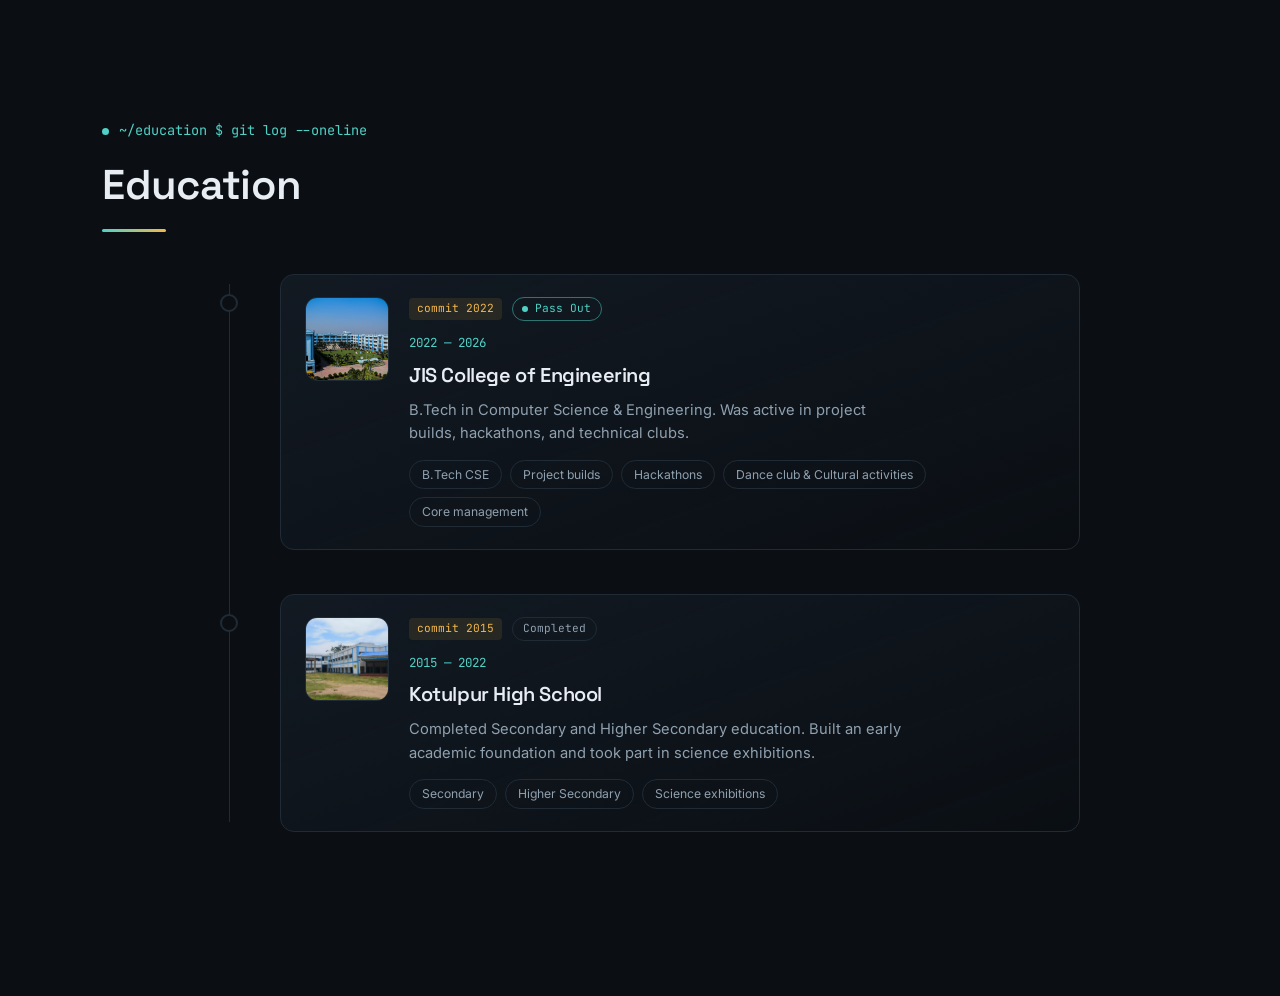
<file: _t.html>
<!DOCTYPE html>
<html lang="en">
<head>
  <meta charset="UTF-8" />
  <meta name="viewport" content="width=device-width, initial-scale=1.0" />
  <title>Snehashis Kundu — Backend Developer & Data Analyst</title>
  <meta name="description" content="Portfolio of Snehashis Kundu — Backend Developer & Data Analyst. Building with Python, Node.js, React, and cloud." />

  <!-- Favicon -->
  <link rel="icon" href="data:image/svg+xml,%3Csvg xmlns='http://www.w3.org/2000/svg' viewBox='0 0 100 100'%3E%3Crect width='100' height='100' rx='20' fill='%230B0F14'/%3E%3Ctext x='50' y='68' font-size='58' font-family='monospace' font-weight='700' fill='%23F2B84B' text-anchor='middle'%3E%3C/%3E%3C/text%3E%3C/svg%3E" />

  <!-- Open Graph / social preview -->
  <meta property="og:type" content="website" />
  <meta property="og:title" content="Snehashis Kundu — Backend Developer & Data Analyst" />
  <meta property="og:description" content="B.Tech CSE student building backend systems and data-driven tools with Python, Node.js, React, and cloud." />
  <meta property="og:image" content="images/main.jpg" />
  <meta name="twitter:card" content="summary_large_image" />
  <meta name="twitter:title" content="Snehashis Kundu — Backend Developer & Data Analyst" />
  <meta name="twitter:description" content="B.Tech CSE student building backend systems and data-driven tools with Python, Node.js, React, and cloud." />
  <meta name="twitter:image" content="images/main.jpg" />

  <!-- Structured data for search engines -->
  <script type="application/ld+json">
  {
    "@context": "https://schema.org",
    "@type": "Person",
    "name": "Snehashis Kundu",
    "jobTitle": "Backend Developer & Data Analyst",
    "description": "B.Tech CSE student building backend systems and data-driven tools with Python, Node.js, React, and cloud.",
    "url": "https://github.com/SnehashisKundu",
    "sameAs": [
      "https://www.linkedin.com/in/snehashis-kundu-815375259",
      "https://github.com/SnehashisKundu",
      "https://x.com/its_Snehashis07",
      "https://leetcode.com/u/SnehashisKundu/",
      "https://www.instagram.com/call.me_snehashis"
    ],
    "alumniOf": {
      "@type": "CollegeOrUniversity",
      "name": "JIS College of Engineering"
    },
    "knowsAbout": ["Python", "Node.js", "React", "Django", "MySQL", "MongoDB", "AWS", "Google Cloud"]
  }
  </script>
  <link rel="preconnect" href="https://fonts.googleapis.com">
  <link href="https://fonts.googleapis.com/css2?family=Space+Grotesk:wght@400;500;600;700&family=Inter:wght@400;500;600&family=JetBrains+Mono:wght@400;500;700&display=swap" rel="stylesheet">
  <link rel="stylesheet" href="https://cdnjs.cloudflare.com/ajax/libs/font-awesome/6.5.2/css/all.min.css" />
  <link rel="stylesheet" href="style.css" />
  <link rel="stylesheet" href="projects-3d.css" />
</head>
<body><main><section class="education" id="education">
    <p class="section-label mono reveal">~/education $ git log --oneline</p>
    <h2 class="section-title reveal">Education</h2>
    <div class="timeline">

      <div class="timeline-item reveal">
        <div class="timeline-marker"></div>
        <div class="timeline-content">
          <img src="images/jis.jpg" alt="JIS College of Engineering" class="timeline-img" loading="lazy" />
          <div>
            <div class="tl-top"><span class="tl-hash mono">commit 2022</span><span class="tl-badge tl-live mono">Pass Out</span></div>
            <span class="timeline-date mono">2022 — 2026</span>
            <h3>JIS College of Engineering</h3>
            <p>B.Tech in Computer Science & Engineering. Was active in project builds, hackathons, and technical clubs.</p>
            <div class="tl-tags"><span>B.Tech CSE</span><span>Project builds</span><span>Hackathons</span><span> Dance club & Cultural activities </span><span>Core management </span></div>
          </div>
        </div>
      </div>

      <div class="timeline-item reveal">
        <div class="timeline-marker"></div>
        <div class="timeline-content">
          <img src="images/kphs.jpeg" alt="Kotulpur High School" class="timeline-img" loading="lazy" />
          <div>
            <div class="tl-top"><span class="tl-hash mono">commit 2015</span><span class="tl-badge mono">Completed</span></div>
            <span class="timeline-date mono">2015 — 2022</span>
            <h3>Kotulpur High School</h3>
            <p>Completed Secondary and Higher Secondary education. Built an early academic foundation and took part in science exhibitions.</p>
            <div class="tl-tags"><span>Secondary</span><span>Higher Secondary</span><span>Science exhibitions</span></div>
          </div>
        </div>
      </div>

    </div>
  </section></main><script src="script.js"></script><script>setTimeout(()=>document.querySelectorAll(".reveal,.section-title").forEach(e=>e.classList.add("in-view")),300)</script></body></html>
</file>
<file: style.css>
/* =========================================================
   Tokens
========================================================= */
:root{
  --bg: #0B0F14;
  --bg-alt: #111820;
  --bg-card: #131B24;
  --line: #202B36;
  --text: #E7EDF3;
  --text-dim: #8FA0AF;
  --text-faint: #5C6C7A;
  --accent: #F2B84B;   /* amber — primary */
  --accent-2: #4FD1C5; /* teal — secondary / data */
  --accent-3: #E8663C; /* warm coral — rare, for errors/emphasis */
  --radius: 10px;
  --ease: cubic-bezier(.16,.8,.24,1);
}

*{ box-sizing:border-box; margin:0; padding:0; }
html{ scroll-behavior:smooth; }

body{
  background:var(--bg);
  color:var(--text);
  font-family:'Inter', sans-serif;
  line-height:1.6;
  overflow-x:hidden;
}

@media (prefers-reduced-motion: reduce){
  html{ scroll-behavior:auto; }
  *{ animation-duration:.001ms !important; animation-iteration-count:1 !important; transition-duration:.001ms !important; }
}

h1,h2,h3{ font-family:'Space Grotesk', sans-serif; font-weight:600; letter-spacing:-.02em; }
.mono{ font-family:'JetBrains Mono', monospace; }
a{ color:inherit; text-decoration:none; }
img{ max-width:100%; display:block; }
section{ padding:120px 8vw; position:relative; scroll-margin-top:88px; }

::selection{ background:var(--accent); color:#0B0F14; }

/* Keyboard focus visibility (kept even with custom cursor) */
a:focus-visible, button:focus-visible, input:focus-visible, textarea:focus-visible{
  outline:2px solid var(--accent-2);
  outline-offset:3px;
  border-radius:4px;
}

/* Skip link — hidden until keyboard focus */
.skip-link{
  position:fixed; top:-60px; left:16px; z-index:2100;
  background:var(--accent); color:#0B0F14; font-family:'JetBrains Mono', monospace;
  font-size:.85rem; font-weight:700; padding:12px 20px; border-radius:6px;
  transition:top .3s var(--ease);
}
.skip-link:focus{ top:16px; }

/* subtle grid texture backdrop */
body::before{
  content:"";
  position:fixed; inset:0;
  background-image:
    linear-gradient(var(--line) 1px, transparent 1px),
    linear-gradient(90deg, var(--line) 1px, transparent 1px);
  background-size:64px 64px;
  opacity:.06;
  pointer-events:none;
  z-index:0;
}

/* =========================================================
   Preloader
========================================================= */
.preloader{
  position:fixed; inset:0; z-index:2000;
  background:var(--bg);
  display:flex; align-items:center; justify-content:center;
  transition:opacity .6s var(--ease), visibility .6s var(--ease);
}
.preloader.loaded{ opacity:0; visibility:hidden; pointer-events:none; }
.preloader-inner{ display:flex; flex-direction:column; align-items:center; gap:18px; }
.preloader-logo{ font-size:1.3rem; color:var(--text); letter-spacing:.02em; }
.preloader-bar{ width:220px; height:2px; background:var(--line); border-radius:2px; overflow:hidden; }
.preloader-bar-fill{ height:100%; width:0%; background:linear-gradient(90deg,var(--accent-2),var(--accent)); transition:width .2s linear; }
.preloader-pct{ font-size:.78rem; color:var(--text-faint); }

/* =========================================================
   Custom cursor (desktop only)
========================================================= */
@media (pointer:fine){
  body{ cursor:none; }
  a, button, .card, .nav-link{ cursor:none; }
  .cursor-dot, .cursor-ring{
    position:fixed; top:0; left:0; pointer-events:none; z-index:1500;
    transform:translate(-50%,-50%); border-radius:50%;
  }
  .cursor-dot{ width:6px; height:6px; background:var(--accent); transition:opacity .2s; }
  .cursor-ring{
    width:34px; height:34px; border:1px solid var(--accent-2);
    transition:width .25s var(--ease), height .25s var(--ease), border-color .25s var(--ease), opacity .2s;
    opacity:.7;
  }
  .cursor-ring.hovering{ width:54px; height:54px; border-color:var(--accent); background:rgba(242,184,75,.08); }
}
@media (pointer:coarse){
  .cursor-dot, .cursor-ring{ display:none; }
}

/* =========================================================
   Scroll progress
========================================================= */
.scroll-progress{ position:fixed; top:0; left:0; width:100%; height:3px; z-index:1000; background:transparent; }
.scroll-progress-bar{ height:100%; width:0%; background:linear-gradient(90deg,var(--accent),var(--accent-2)); transition:width .1s linear; }

/* =========================================================
   Header / Nav
========================================================= */
header{
  position:fixed; top:0; left:0; right:0; z-index:900;
  display:flex; align-items:center; justify-content:space-between;
  padding:22px 8vw;
  transition:all .4s var(--ease);
  border-bottom:1px solid transparent;
}
header.scrolled{
  padding:14px 8vw;
  background:rgba(11,15,20,.85);
  backdrop-filter:blur(12px);
  border-bottom:1px solid var(--line);
}
.logo{ font-family:'Space Grotesk', sans-serif; font-size:1.15rem; font-weight:600; }
.logo-bracket{ color:var(--accent); }

#primary-nav{ display:flex; gap:2.4rem; }
.nav-link{
  font-family:'JetBrains Mono', monospace;
  font-size:.85rem; color:var(--text-dim);
  position:relative; padding-bottom:4px;
  transition:color .25s var(--ease);
}
.nav-link::after{
  content:""; position:absolute; left:0; bottom:0; height:1px; width:0;
  background:var(--accent); transition:width .3s var(--ease);
}
.nav-link:hover, .nav-link.active{ color:var(--text); }
.nav-link:hover::after, .nav-link.active::after{ width:100%; }

#navToggle{
  display:none; flex-direction:column; gap:5px; background:none; border:none; cursor:pointer; z-index:950;
}
#navToggle span{ width:24px; height:2px; background:var(--text); transition:all .3s var(--ease); }
#navToggle.open span:nth-child(1){ transform:translateY(7px) rotate(45deg); }
#navToggle.open span:nth-child(2){ opacity:0; }
#navToggle.open span:nth-child(3){ transform:translateY(-7px) rotate(-45deg); }

/* =========================================================
   Hero
========================================================= */
.hero{
  min-height:100vh;
  display:flex; flex-direction:column; justify-content:center;
  padding:140px 8vw 80px;
}
.hero-grid{
  display:grid; grid-template-columns:1.1fr .9fr; gap:5vw; align-items:center;
}
.eyebrow{ color:var(--accent-2); font-size:.85rem; margin-bottom:14px; letter-spacing:.02em; }
.hero-name{
  font-size:clamp(2.8rem, 6vw, 5.2rem);
  line-height:.98;
  margin-bottom:20px;
}
.hero-role{ font-size:clamp(1.1rem,2vw,1.5rem); color:var(--text-dim); font-weight:400; margin-bottom:22px; min-height:1.6em; }
.typewriter-text{ color:var(--accent); border-right:2px solid var(--accent); padding-right:4px; }
.hero-desc{ max-width:52ch; color:var(--text-dim); margin-bottom:34px; }

.hero-actions{ display:flex; gap:16px; margin-bottom:34px; flex-wrap:wrap; }
.btn{
  display:inline-flex; align-items:center; gap:10px;
  padding:14px 26px; border-radius:6px;
  font-family:'JetBrains Mono', monospace; font-size:.88rem;
  transition:all .3s var(--ease); cursor:pointer; border:1px solid transparent;
}
.btn-solid{ background:var(--accent); color:#0B0F14; font-weight:700; }
.btn-solid:hover{ transform:translateY(-3px); box-shadow:0 10px 30px -10px rgba(242,184,75,.5); }
.btn-outline{ border-color:var(--line); color:var(--text); }
.btn-outline:hover{ border-color:var(--accent-2); color:var(--accent-2); transform:translateY(-3px); }

.social-icons{ display:flex; gap:18px; }
.social-icons a{
  width:40px; height:40px; display:flex; align-items:center; justify-content:center;
  border:1px solid var(--line); border-radius:50%;
  color:var(--text-dim); transition:all .3s var(--ease);
}
.social-icons a:hover{ color:var(--bg); background:var(--accent-2); border-color:var(--accent-2); transform:translateY(-4px); }

/* Terminal window — signature element */
.hero-terminal{ position:relative; }
.terminal-window{
  background:var(--bg-card); border:1px solid var(--line); border-radius:10px;
  overflow:hidden; box-shadow:0 30px 80px -30px rgba(0,0,0,.6);
}
.terminal-bar{
  display:flex; align-items:center; gap:8px;
  padding:12px 16px; background:var(--bg-alt); border-bottom:1px solid var(--line);
}
.dot{ width:11px; height:11px; border-radius:50%; }
.dot-red{ background:#E8663C; } .dot-yellow{ background:#F2B84B; } .dot-green{ background:#4FD1C5; }
.terminal-title{ margin-left:8px; color:var(--text-faint); font-size:.78rem; }
.terminal-body{
  padding:20px 22px; font-size:.85rem; color:var(--text-dim);
  min-height:220px; line-height:1.9; white-space:pre-wrap;
}
.terminal-body .prompt{ color:var(--accent-2); }
.terminal-body .out{ color:var(--text); }
.terminal-body .cursor{ display:inline-block; width:8px; height:1em; background:var(--accent); vertical-align:middle; animation:blink 1s step-end infinite; }

.hero-photo{
  width:130px; height:130px; border-radius:50%; overflow:hidden;
  border:3px solid var(--bg); outline:1px solid var(--line);
  position:absolute; right:-20px; bottom:-40px;
  box-shadow:0 20px 40px -15px rgba(0,0,0,.6);
}
.hero-photo img{ width:100%; height:100%; object-fit:cover; }

.scroll-hint{
  position:absolute; bottom:36px; left:50%; transform:translateX(-50%);
  font-size:.75rem; color:var(--text-faint); display:flex; flex-direction:column; align-items:center; gap:6px;
}
.scroll-hint span{ animation:bounce 1.8s infinite; }

@keyframes blink{ 50%{ opacity:0; } }
@keyframes bounce{ 0%,100%{ transform:translateY(0);} 50%{ transform:translateY(6px);} }

/* =========================================================
   Section headers (shared)
========================================================= */
.section-label{ color:var(--accent-2); font-size:.85rem; margin-bottom:10px; }
.section-title{ font-size:clamp(1.8rem,3.5vw,2.6rem); margin-bottom:56px; }

/* =========================================================
   About
========================================================= */
.about-grid{ display:grid; grid-template-columns:.8fr 1.2fr; gap:6vw; align-items:center; }
.about-photo{ position:relative; }
.photo-frame{
  border-radius:var(--radius); overflow:hidden; border:1px solid var(--line);
  aspect-ratio:4/5; position:relative;
}
.photo-frame img{ width:100%; height:100%; object-fit:cover; filter:grayscale(30%) contrast(1.05); }
.photo-tag{
  position:absolute; bottom:-16px; left:16px; background:var(--accent); color:#0B0F14;
  padding:8px 14px; border-radius:6px; font-size:.78rem; font-weight:700;
}
.pull-quote{
  font-family:'Space Grotesk', sans-serif; font-size:1.4rem; font-weight:500;
  color:var(--text); border-left:2px solid var(--accent); padding-left:20px; margin-bottom:26px;
}
.about-copy p{ color:var(--text-dim); margin-bottom:18px; max-width:60ch; white-space:pre-line; }
.about-stats{ display:flex; gap:40px; margin-top:30px; flex-wrap:wrap; }
.stat{ display:flex; flex-direction:column; }
.stat-num{ font-size:2rem; color:var(--accent-2); font-weight:700; }
.stat-value{
    display:flex;
    justify-content:center;
    align-items:baseline;
    gap:2px;
}
.plus{ font-size:1.3rem; color:var(--accent); font-weight:700; }
.stat-label{ color:var(--text-faint); font-size:.85rem; }

/* =========================================================
   Skills
========================================================= */
.skills-grid{ display:grid; grid-template-columns:repeat(3,1fr); gap:4vw; }
.skill-group-title{ color:var(--text-faint); font-size:.85rem; margin-bottom:22px; }
.bar{ margin-bottom:28px; padding:6px; border-radius:8px; transition:background .3s var(--ease), transform .3s var(--ease); }
.bar:hover{ background:rgba(79,209,197,.05); transform:translateX(4px); }
.info{ display:flex; justify-content:space-between; align-items:center; margin-bottom:10px; font-size:.92rem; }
.info span:first-child{ display:flex; align-items:center; gap:10px; }
.skill-icon{
  color:var(--text-faint); font-size:.95rem; width:18px; text-align:center;
  opacity:0; transform:scale(.4) rotate(-20deg);
  transition:opacity .4s var(--ease), transform .4s var(--ease), color .3s var(--ease);
}
.bar.in-view .skill-icon{
  opacity:1; transform:scale(1) rotate(0deg); color:var(--accent-2);
  animation:iconGlow 2.6s ease-in-out .8s infinite;
}
.bar:hover .skill-icon{ color:var(--accent); animation-play-state:paused; }
@keyframes iconGlow{
  0%,100%{ filter:drop-shadow(0 0 0 transparent); }
  50%{ filter:drop-shadow(0 0 5px rgba(79,209,197,.7)); }
}

.line{
  height:6px; border-radius:4px; background:var(--line); position:relative; overflow:visible;
}
.line::after{
  content:""; position:absolute; left:0; top:0; height:100%; width:0%;
  background:linear-gradient(90deg,var(--accent-2),var(--accent));
  border-radius:4px; transition:width 1.1s cubic-bezier(.22,1.4,.36,1);
}
.line.filled::after{ width:var(--w); }
.line.filled.pulse::after{ box-shadow:0 0 16px 1px rgba(242,184,75,.55); }
.line::before{
  content:""; position:absolute; top:50%; left:0; width:8px; height:8px; border-radius:50%;
  background:var(--accent); transform:translate(-50%,-50%); opacity:0;
  transition:left 1.1s cubic-bezier(.22,1.4,.36,1), opacity .3s var(--ease);
}
.line.filled::before{ left:var(--w); opacity:1; }

/* Floating percentage tag that rides the fill's leading edge */
.skill-pct{
  position:absolute; top:-28px; left:0%; transform:translateX(-50%);
  background:var(--bg-card); border:1px solid var(--accent-2); color:var(--accent);
  font-size:.68rem; font-weight:700; padding:2px 7px; border-radius:4px;
  white-space:nowrap; opacity:0; pointer-events:none; z-index:2;
  transition:opacity .3s var(--ease);
}
.skill-pct::after{
  content:""; position:absolute; bottom:-4px; left:50%; width:6px; height:6px;
  background:var(--bg-card); border-right:1px solid var(--accent-2); border-bottom:1px solid var(--accent-2);
  transform:translateX(-50%) rotate(45deg);
}
.bar.in-view .skill-pct{ opacity:1; }
.line.filled .skill-pct{ border-color:var(--accent); color:var(--accent); }
.line.filled .skill-pct::after{ border-color:var(--accent); }

/* =========================================================
   Work / Projects
========================================================= */
.work-grid{ display:grid; grid-template-columns:repeat(3,1fr); gap:2.4rem; }
.card{
  background:var(--bg-card); border:1px solid var(--line); border-radius:var(--radius);
  overflow:hidden; transition:transform .4s var(--ease), border-color .4s var(--ease), box-shadow .4s var(--ease);
}
.card:hover{ transform:translateY(-10px); border-color:var(--accent-2); box-shadow:0 30px 60px -25px rgba(0,0,0,.6); }
.card-img{ aspect-ratio:16/10; overflow:hidden; position:relative; }
.card-img img{ width:100%; height:100%; object-fit:cover; transition:transform .6s var(--ease); }
.card:hover .card-img img{ transform:scale(1.08); }
.card-actions{
  position:absolute; inset:0; display:flex; align-items:center; justify-content:center; gap:14px;
  background:rgba(11,15,20,.6); opacity:0; transition:opacity .35s var(--ease);
}
.card:hover .card-actions{ opacity:1; }
.card-btn{
  display:flex; align-items:center; gap:8px;
  background:var(--bg); border:1px solid var(--line); color:var(--text);
  padding:9px 16px; border-radius:6px; font-family:'JetBrains Mono', monospace; font-size:.78rem;
  transform:translateY(10px); transition:all .35s var(--ease);
}
.card:hover .card-btn{ transform:translateY(0); }
.card-btn:hover{ border-color:var(--accent-2); color:var(--accent-2); }
.card-content{ padding:22px 24px 26px; }
.card-tag{ color:var(--accent); font-size:.75rem; }
.card-content h3{ font-size:1.2rem; margin:8px 0 10px; }
.card-content p{ color:var(--text-dim); font-size:.92rem; }

/* =========================================================
   Timeline (Education)
========================================================= */
.timeline{ position:relative; max-width:840px; margin:0 auto; }
.timeline::before{
  content:""; position:absolute; left:29px; top:10px; bottom:10px; width:1px; background:var(--line);
}
.timeline-item{ position:relative; padding-left:80px; margin-bottom:56px; }
.timeline-marker{
  position:absolute; left:22px; top:6px; width:14px; height:14px; border-radius:50%;
  background:var(--bg); border:2px solid var(--accent-2);
}
.timeline-content{ display:flex; gap:20px; align-items:flex-start; }
.timeline-img{ width:64px; height:64px; border-radius:8px; object-fit:cover; border:1px solid var(--line); flex-shrink:0; }
.timeline-date{ color:var(--accent-2); font-size:.78rem; }
.timeline-content h3{ font-size:1.15rem; margin:4px 0 8px; }
.timeline-content p{ color:var(--text-dim); font-size:.92rem; max-width:56ch; }

/* =========================================================
   Experience
========================================================= */
.experience-card{
  display:flex; gap:26px; align-items:flex-start; max-width:840px; margin:0 auto;
  background:var(--bg-card); border:1px solid var(--line); border-radius:var(--radius); padding:32px;
}
.experience-logo{ width:64px; height:64px; border-radius:10px; overflow:hidden; flex-shrink:0; border:1px solid var(--line); }
.experience-logo img{ width:100%; height:100%; object-fit:cover; }
.experience-role{ color:var(--accent); font-size:.9rem; margin:6px 0 12px; }
.experience-body p{ color:var(--text-dim); max-width:60ch; }

/* =========================================================
   Certifications
========================================================= */
.cert-grid{ display:grid; grid-template-columns:repeat(4,1fr); gap:1.6rem; }
.cert-badge{
  background:var(--bg-card); border:1px solid var(--line); border-radius:var(--radius);
  padding:0 0 28px; text-align:center; overflow:hidden;
  transition:transform .4s var(--ease), border-color .4s var(--ease);
}
.cert-badge:hover{ transform:translateY(-8px); border-color:var(--accent); }
.cert-img{
  width:100%; height:130px; object-fit:cover;
  border-bottom:1px solid var(--line);
  filter:grayscale(15%) contrast(1.05);
  transition:transform .5s var(--ease), filter .4s var(--ease);
}
.cert-badge:hover .cert-img{ transform:scale(1.05); filter:grayscale(0%) contrast(1.05); }
.cert-icon{
  width:52px; height:52px; margin:20px auto 16px; border-radius:50%;
  background:rgba(79,209,197,.1); color:var(--accent-2);
  display:flex; align-items:center; justify-content:center; font-size:1.3rem;
}
.cert-badge h3{ font-size:1rem; margin:0 22px 10px; }
.cert-issuer{ display:block; color:var(--text-dim); font-size:.75rem; margin-bottom:4px; }
.cert-year{ display:block; color:var(--accent); font-size:.72rem; }
.cert-note{ text-align:center; color:var(--text-faint); font-size:.78rem; margin-top:30px; }

/* =========================================================
   Contact
========================================================= */
.contact-grid{ display:grid; grid-template-columns:.8fr 1.2fr; gap:5vw; }
.contact-row{ display:flex; gap:18px; align-items:flex-start; margin-bottom:30px; }
.contact-row i{ color:var(--accent-2); font-size:1.2rem; margin-top:4px; }
.contact-row h3{ font-size:1rem; margin-bottom:4px; }
.contact-row span{ color:var(--text-dim); font-size:.92rem; }

.contact-form{ display:flex; flex-direction:column; gap:16px; }
.input-box input, .input-box textarea{
  width:100%; background:var(--bg-card); border:1px solid var(--line); border-radius:6px;
  padding:14px 16px; color:var(--text); font-family:'Inter',sans-serif; font-size:.95rem;
  transition:border-color .3s var(--ease);
  resize:vertical;
}
.input-box input:focus, .input-box textarea:focus{ outline:none; border-color:var(--accent-2); }
.send-btn{ align-self:flex-start; }
.form-status{ font-size:.8rem; color:var(--accent-2); min-height:1.2em; }

/* =========================================================
   Footer
========================================================= */
.footer{
  text-align:center; padding:50px 8vw; border-top:1px solid var(--line);
}
.footer-title{ display:block; margin-bottom:10px; color:var(--accent); }
.footer p{ color:var(--text-faint); font-size:.85rem; }

/* =========================================================
   Back to top
========================================================= */
.scrollToTop-btn{
  position:fixed; right:28px; bottom:28px; width:46px; height:46px; border-radius:50%;
  background:var(--accent); color:#0B0F14; border:none; cursor:pointer;
  display:flex; align-items:center; justify-content:center; font-size:1.1rem;
  opacity:0; pointer-events:none; transform:translateY(20px);
  transition:all .35s var(--ease); z-index:800;
}
.scrollToTop-btn.visible{ opacity:1; pointer-events:auto; transform:translateY(0); }
.scrollToTop-btn:hover{ transform:translateY(-4px); }

/* =========================================================
   Reveal-on-scroll
========================================================= */
.reveal{ opacity:0; transform:translateY(36px); transition:opacity .8s var(--ease), transform .8s var(--ease); }
.reveal.in-view{ opacity:1; transform:translateY(0); }

/* =========================================================
   Responsive
========================================================= */
@media (max-width: 980px){
  .hero-grid{ grid-template-columns:1fr; }
  .hero-terminal{ margin-top:60px; }
  .about-grid, .contact-grid{ grid-template-columns:1fr; }
  .skills-grid{ grid-template-columns:1fr 1fr; }
  .work-grid{ grid-template-columns:1fr 1fr; }
  .cert-grid{ grid-template-columns:1fr 1fr; }
}

@media (max-width: 720px){
  section{ padding:90px 6vw; }
  #primary-nav{
    position:fixed; top:0; right:0; height:100vh; width:70%; max-width:300px;
    background:var(--bg-alt); flex-direction:column; justify-content:center; align-items:flex-start;
    gap:2rem; padding:0 40px; transform:translateX(100%); transition:transform .4s var(--ease);
    border-left:1px solid var(--line);
  }
  #primary-nav.open{ transform:translateX(0); }
  #navToggle{ display:flex; }
  .skills-grid{ grid-template-columns:1fr; }
  .work-grid{ grid-template-columns:1fr; }
  .cert-grid{ grid-template-columns:1fr; }
  .hero-photo{ position:static; margin-top:20px; }
  .about-stats{ gap:24px; flex-wrap:wrap; }
  .experience-card{ flex-direction:column; }
}
/* =========================================================
   Skills: glass panels, cursor spotlight, shimmer bars
========================================================= */
.skills-grid{ perspective:1100px; }
.skill-group{
  position:relative; padding:28px 26px 8px; border:1px solid var(--line); border-radius:14px; overflow:hidden;
  background:linear-gradient(160deg,rgba(19,27,36,.9),rgba(11,15,20,.6));
  transform-style:preserve-3d; transition:opacity .8s var(--ease), border-color .35s var(--ease), box-shadow .35s var(--ease), transform .25s var(--ease);
}
.skill-group::before{
  content:""; position:absolute; inset:0; pointer-events:none; opacity:0; transition:opacity .35s var(--ease);
  background:radial-gradient(380px circle at var(--mx,50%) var(--my,50%),rgba(79,209,197,.14),transparent 60%);
}
.skill-group:hover{ border-color:rgba(79,209,197,.45); box-shadow:0 18px 50px -20px rgba(79,209,197,.35); }
.skill-group:hover::before{ opacity:1; }
.skill-group::after{
  content:""; position:absolute; left:0; top:0; height:2px; width:100%; transform:scaleX(0); transform-origin:left;
  background:linear-gradient(90deg,var(--accent-2),var(--accent)); transition:transform 1s .2s var(--ease);
}
.skill-group.in-view::after{ transform:scaleX(1); }
.skill-group-title::after{ content:"_"; margin-left:4px; color:var(--accent); animation:skCaret 1s steps(2) infinite; }
@keyframes skCaret{ 50%{ opacity:0; } }

.line.filled::after{ background-size:200% 100%; animation:skShimmer 2.4s linear 1.2s infinite; }
@keyframes skShimmer{
  0%{ background-image:linear-gradient(90deg,var(--accent-2) 0%,var(--accent) 40%,#fff6 50%,var(--accent) 60%,var(--accent-2) 100%); background-position:200% 0; }
  100%{ background-image:linear-gradient(90deg,var(--accent-2) 0%,var(--accent) 40%,#fff6 50%,var(--accent) 60%,var(--accent-2) 100%); background-position:-100% 0; }
}
.line.filled::before{ box-shadow:0 0 0 0 rgba(242,184,75,.6); animation:skPing 2s ease-out 1.3s infinite; }
@keyframes skPing{ 70%{ box-shadow:0 0 0 9px rgba(242,184,75,0); } 100%{ box-shadow:0 0 0 0 rgba(242,184,75,0); } }
.bar:hover .line{ height:8px; }
.bar .line{ transition:height .25s var(--ease); }

@media (hover:none), (prefers-reduced-motion:reduce){
  .skill-group{ transform:none!important; }
  .line.filled::after,.line.filled::before,.skill-group-title::after{ animation:none; }
}
.skill-pct{ transition:opacity .3s var(--ease), left 1.1s cubic-bezier(.22,1.4,.36,1); }
.line.filled .skill-pct{ left:var(--w); }

/* =========================================================
   Polish layer: ambient backdrop, section titles, cards, buttons
========================================================= */
body::before{
  content:""; position:fixed; inset:0; z-index:-1; pointer-events:none;
  background:
    radial-gradient(600px circle at 12% 18%,rgba(79,209,197,.07),transparent 60%),
    radial-gradient(700px circle at 88% 70%,rgba(242,184,75,.06),transparent 60%),
    linear-gradient(rgba(255,255,255,.018) 1px,transparent 1px) 0 0/56px 56px,
    linear-gradient(90deg,rgba(255,255,255,.018) 1px,transparent 1px) 0 0/56px 56px;
  -webkit-mask-image:radial-gradient(ellipse at 50% 40%,#000 30%,transparent 90%); mask-image:radial-gradient(ellipse at 50% 40%,#000 30%,transparent 90%);
  animation:ambientDrift 24s ease-in-out infinite alternate;
}
@keyframes ambientDrift{ to{ background-position:60px 40px,-50px -30px,56px 56px,56px 56px; } }

/* Section titles: gradient underline that draws in on reveal */
.section-title{ position:relative; display:inline-block; }
.section-title::after{
  content:""; position:absolute; left:0; bottom:-14px; height:3px; width:64px; border-radius:3px;
  background:linear-gradient(90deg,var(--accent-2),var(--accent)); transform:scaleX(0); transform-origin:left;
  transition:transform .9s .35s var(--ease);
}
.section-title.in-view::after{ transform:scaleX(1); }
.section-label::before{ content:""; display:inline-block; width:7px; height:7px; margin-right:10px; border-radius:50%; background:var(--accent-2); box-shadow:0 0 0 0 rgba(79,209,197,.6); animation:labelPing 2.4s ease-out infinite; }
@keyframes labelPing{ 70%{ box-shadow:0 0 0 8px rgba(79,209,197,0); } 100%{ box-shadow:0 0 0 0 rgba(79,209,197,0); } }

/* Interactive cards: lift, glow border, cursor spotlight */
.experience-card,.cert-badge,.stat,.timeline-content,.contact-info,.contact-form{ position:relative; }
.experience-card,.cert-badge{ transition:transform .4s var(--ease), border-color .4s var(--ease), box-shadow .4s var(--ease), opacity .8s var(--ease); }
.experience-card:hover,.cert-badge:hover{ border-color:rgba(79,209,197,.5); box-shadow:0 20px 50px -24px rgba(79,209,197,.4); }
.experience-card:hover{ transform:translateY(-4px); }
.experience-card::before,.cert-badge::before{
  content:""; position:absolute; inset:0; pointer-events:none; z-index:1; opacity:0; border-radius:inherit; transition:opacity .35s var(--ease);
  background:radial-gradient(320px circle at var(--mx,50%) var(--my,50%),rgba(79,209,197,.12),transparent 60%);
}
.experience-card:hover::before,.cert-badge:hover::before{ opacity:1; }
.experience-logo,.timeline-img{ transition:transform .4s var(--ease), box-shadow .4s var(--ease); }
.experience-card:hover .experience-logo,.timeline-content:hover .timeline-img{ transform:scale(1.06) rotate(-2deg); box-shadow:0 8px 24px -8px rgba(242,184,75,.5); }

/* Timeline: line draws down, markers pulse */
.timeline::before{ background:linear-gradient(var(--accent-2),var(--line) 70%); transform-origin:top; animation:tlDraw 1.6s var(--ease) both; }
@keyframes tlDraw{ from{ transform:scaleY(0); } }
.timeline-marker{ box-shadow:0 0 0 0 rgba(79,209,197,.55); animation:markerPing 2.8s ease-out infinite; }
@keyframes markerPing{ 70%{ box-shadow:0 0 0 10px rgba(79,209,197,0); } 100%{ box-shadow:0 0 0 0 rgba(79,209,197,0); } }
.timeline-item{ transition:transform .35s var(--ease); }
.timeline-item:hover{ transform:translateX(6px); }

/* Staggered reveals inside grids */
.cert-grid .reveal:nth-child(4n+2){ transition-delay:.08s; } .cert-grid .reveal:nth-child(4n+3){ transition-delay:.16s; } .cert-grid .reveal:nth-child(4n+4){ transition-delay:.24s; }
.contact-form.reveal{ transition-delay:.12s; }

/* Buttons: shine sweep + soft glow */
.btn{ position:relative; overflow:hidden; transition:transform .25s var(--ease), box-shadow .3s var(--ease), background .3s var(--ease), border-color .3s var(--ease), color .3s var(--ease); }
.btn::after{ content:""; position:absolute; top:0; left:-60%; width:40%; height:100%; background:linear-gradient(100deg,transparent,rgba(255,255,255,.28),transparent); transform:skewX(-20deg); transition:left .6s var(--ease); }
.btn:hover::after{ left:130%; }
.btn-solid:hover{ box-shadow:0 10px 30px -8px rgba(242,184,75,.55); }
.btn-outline:hover{ box-shadow:0 10px 30px -10px rgba(79,209,197,.45); }

/* Hero: gentle float on terminal, glow on social icons */
.terminal-window{ animation:heroFloat 7s ease-in-out infinite; }
@keyframes heroFloat{ 50%{ transform:translateY(-8px); } }
.social-icons a{ transition:transform .3s var(--ease), box-shadow .3s var(--ease), border-color .3s var(--ease), color .3s var(--ease); }
.social-icons a:hover{ transform:translateY(-4px); box-shadow:0 8px 22px -8px rgba(79,209,197,.6); }

/* Contact rows + inputs */
.contact-row{ transition:transform .3s var(--ease); } .contact-row:hover{ transform:translateX(6px); }
.contact-row i{ width:44px; height:44px; flex-shrink:0; display:grid; place-items:center; margin-top:0; border-radius:50%; background:rgba(79,209,197,.1); transition:background .3s, color .3s, transform .3s; }
.contact-row:hover i{ background:var(--accent-2); color:var(--bg); transform:rotate(-8deg) scale(1.05); }
.input-box input:focus,.input-box textarea:focus{ box-shadow:0 0 0 3px rgba(79,209,197,.15); }

/* Footer gradient rule */
.footer{ position:relative; border-top:0; }
.footer::before{ content:""; position:absolute; top:0; left:8vw; right:8vw; height:1px; background:linear-gradient(90deg,transparent,var(--accent-2),var(--accent),transparent); }

::selection{ background:rgba(79,209,197,.35); color:#fff; }
html{ scroll-behavior:smooth; }

@media (hover:none), (prefers-reduced-motion:reduce){
  body::before,.terminal-window,.timeline-marker,.section-label::before,.timeline::before{ animation:none; }
  .section-title::after{ transform:scaleX(1); transition:none; }
  html{ scroll-behavior:auto; }
}

/* =========================================================
   Education: git-log timeline with scroll-driven path
========================================================= */
.timeline{ --tl:0; max-width:880px; }
.timeline::before{ animation:none; transform:none; background:var(--line); }
.timeline::after{
  content:""; position:absolute; left:28px; top:10px; width:3px; height:calc((100% - 20px) * var(--tl)); border-radius:3px;
  background:linear-gradient(var(--accent-2),var(--accent)); box-shadow:0 0 14px rgba(79,209,197,.7);
}
.timeline-item{ margin-bottom:44px; }
.timeline-item.reveal{ transform:translateX(-30px); filter:blur(6px); transition:opacity .8s var(--ease), transform .8s var(--ease), filter .8s var(--ease); }
.timeline-item.reveal.in-view{ transform:none; filter:none; }
.timeline-item:hover{ transform:none; }
.timeline-marker{ left:20px; width:18px; height:18px; top:20px; background:var(--bg); border-color:var(--line); transition:background .4s, border-color .4s, transform .4s; animation:none; }
.timeline-item.reached .timeline-marker{ background:var(--accent-2); border-color:var(--accent-2); transform:scale(1.15); animation:markerPing 2.8s ease-out infinite; }
.timeline-item:first-child.reached .timeline-marker{ background:var(--accent); border-color:var(--accent); }
.timeline-content{
  position:relative; overflow:hidden; padding:22px 24px; border:1px solid var(--line); border-radius:14px;
  background:linear-gradient(160deg,rgba(19,27,36,.92),rgba(11,15,20,.55));
  transition:transform .35s var(--ease), border-color .35s var(--ease), box-shadow .35s var(--ease);
}
.timeline-content::before{
  content:""; position:absolute; left:0; top:18px; bottom:18px; width:3px; border-radius:3px;
  background:linear-gradient(var(--accent-2),var(--accent)); transform:scaleY(0); transform-origin:top; transition:transform .5s var(--ease);
}
.timeline-content::after{
  content:""; position:absolute; inset:0; pointer-events:none; opacity:0; transition:opacity .35s var(--ease);
  background:radial-gradient(340px circle at var(--mx,50%) var(--my,50%),rgba(79,209,197,.12),transparent 60%);
}
.timeline-content:hover{ transform:translateX(6px); border-color:rgba(79,209,197,.45); box-shadow:0 18px 44px -22px rgba(79,209,197,.4); }
.timeline-content:hover::before{ transform:scaleY(1); }
.timeline-content:hover::after{ opacity:1; }
.timeline-img{ width:84px; height:84px; border-radius:12px; }
.timeline-content h3{ font-size:1.25rem; }
.tl-top{ display:flex; align-items:center; gap:10px; margin-bottom:8px; }
.tl-hash{ padding:2px 8px; border-radius:4px; background:rgba(242,184,75,.1); color:var(--accent); font-size:.7rem; }
.tl-badge{ padding:2px 10px; border:1px solid var(--line); border-radius:999px; color:var(--text-dim); font-size:.7rem; }
.tl-live{ border-color:rgba(79,209,197,.5); color:var(--accent-2); position:relative; padding-left:22px; }
.tl-live::before{ content:""; position:absolute; left:9px; top:50%; width:6px; height:6px; margin-top:-3px; border-radius:50%; background:var(--accent-2); animation:labelPing 1.8s ease-out infinite; }
.tl-tags{ display:flex; flex-wrap:wrap; gap:8px; margin-top:14px; }
.tl-tags span{ padding:4px 12px; border:1px solid var(--line); border-radius:999px; color:var(--text-dim); font-size:.76rem; opacity:0; transform:translateY(8px); transition:opacity .5s var(--ease), transform .5s var(--ease), border-color .25s, color .25s; }
.timeline-item.in-view .tl-tags span{ opacity:1; transform:none; }
.timeline-item.in-view .tl-tags span:nth-child(2){ transition-delay:.1s; }
.timeline-item.in-view .tl-tags span:nth-child(3){ transition-delay:.2s; }
.timeline-item.in-view .tl-tags span:nth-child(4){ transition-delay:.3s; }
.tl-tags span:hover{ border-color:var(--accent); color:var(--accent); }
@media (max-width:600px){ .timeline-item{ padding-left:56px; } .timeline-content{ flex-direction:column; padding:18px; } .timeline::after,.timeline::before{ left:20px; } .timeline-marker{ left:12px; } }
@media (prefers-reduced-motion:reduce){ .timeline-item.reveal{ transform:none; filter:none; } .tl-tags span{ opacity:1; transform:none; } .timeline::after{ height:calc(100% - 20px); } }

/* Projects globe + modal: a distinct, high-contrast custom cursor (sits above the modal) */
.cursor-dot,.cursor-ring{ z-index:20000; }
.pj-stage,.pj-stage *,.pj-modal,.pj-modal *{ cursor:none!important; }
body.in-pj .cursor-dot{ width:9px; height:9px; background:#fff; box-shadow:0 0 0 2px rgba(5,8,22,.7), 0 0 10px 3px #7fb8ff; }
body.in-pj .cursor-ring{ width:48px; height:48px; border:0; background:radial-gradient(circle,rgba(127,184,255,.2),rgba(127,184,255,0) 70%); opacity:1!important; transition:none; }
body.in-pj .cursor-ring::before{ content:""; position:absolute; inset:0; border-radius:50%; border:2px dashed #7fb8ff; animation:cursorSpin 6s linear infinite; }
body.in-pj .cursor-ring::after{ content:attr(data-label); position:absolute; top:calc(100% + 8px); left:50%; transform:translateX(-50%); padding:2px 8px; border-radius:999px; background:#7fb8ff; color:#050816; font:700 10px/1.4 'JetBrains Mono',monospace; letter-spacing:.12em; white-space:nowrap; opacity:0; transition:opacity .2s; }
body.in-pj .cursor-ring[data-label]:not([data-label=""])::after{ opacity:1; }
body.in-pj .cursor-ring[data-label="OPEN"],body.in-pj .cursor-ring[data-label="GO"]{ width:68px; height:68px; }
body.in-pj .cursor-ring[data-label="OPEN"]::before,body.in-pj .cursor-ring[data-label="GO"]::before{ border-color:var(--accent); }
body.in-pj .cursor-ring[data-label="OPEN"]::after,body.in-pj .cursor-ring[data-label="GO"]::after{ background:var(--accent); }
@keyframes cursorSpin{ to{ transform:rotate(360deg); } }
@media (prefers-reduced-motion:reduce){ body.in-pj .cursor-ring::before{ animation:none; } }

.cursor-dot,.cursor-ring{ will-change:transform; }
.pj-modal{ backdrop-filter:none!important; background:rgba(5,8,22,.88)!important; }

/* Project modal: slim themed scrollbar (follows each project's accent colour) */
.pj-card{ scrollbar-width:thin; scrollbar-color:var(--pj-acc) transparent; }
.pj-card::-webkit-scrollbar{ width:10px; }
.pj-card::-webkit-scrollbar-track{ margin:18px 0; border-radius:10px; background:rgba(255,255,255,.04); }
.pj-card::-webkit-scrollbar-thumb{ border:3px solid transparent; border-radius:10px; background:linear-gradient(var(--pj-acc),color-mix(in srgb,var(--pj-acc) 40%,#0b0f14)) padding-box; transition:background .3s; }
.pj-card::-webkit-scrollbar-thumb:hover{ background:var(--pj-acc) padding-box; border-width:2px; }
.pj-card::-webkit-scrollbar-corner{ background:transparent; }
.pj-card,.pj-left,.pj-right{ overscroll-behavior:contain; }
</file>
<file: projects-3d.css>
/* Interactive projects globe */
.work{--pj-bg:#0b0f14;--pj-card:#131b24;--pj-ink:#f2f5fa;--pj-mut:#9aa6b8;--pj-line:rgba(255,255,255,.14);--pj-acc:#f2b84b;--pj-on:#0b0f14;--pj-soft:rgba(255,255,255,.06)}
.pj-stage{position:relative;height:640px;margin-top:32px;border:1px solid var(--pj-line);border-radius:16px;overflow:hidden;cursor:grab;touch-action:pan-y;background:radial-gradient(75% 90% at 50% 45%,#0f1d4a,#050816 74%)}
.pj-stage:active{cursor:grabbing}.pj-stage canvas{display:block;width:100%;height:100%}.pj-stage #pjFieldCanvas{position:absolute;inset:0;z-index:0;pointer-events:none}.pj-stage #pjCanvas{position:absolute;inset:0;z-index:1}.pj-hint{position:absolute;right:0;bottom:14px;left:0;z-index:2;text-align:center;color:#9fb0ff;font-size:13px;pointer-events:none}
.pj-list{display:grid;grid-template-columns:repeat(auto-fit,minmax(240px,1fr));gap:16px;margin:20px 0 0;padding:0;list-style:none}.pj-list:not(:focus-within){position:absolute;width:1px;height:1px;overflow:hidden;clip:rect(0 0 0 0);white-space:nowrap}.pj-list button{display:block;width:100%;padding:0;border:1px solid var(--pj-line);border-radius:10px;overflow:hidden;background:var(--pj-card);color:var(--pj-ink);font:inherit;text-align:left;cursor:pointer}.pj-list img{display:block;width:100%;height:150px;object-fit:cover}.pj-list span{display:block;padding:12px 14px 0;font-weight:600;font-size:18px}.pj-list small{display:block;padding:2px 14px 14px;color:var(--pj-mut);font-size:12px}.pj-fallback .pj-stage{display:none}.pj-fallback .pj-list{position:static;width:auto;height:auto;overflow:visible;clip:auto}
.pj-modal{position:fixed;inset:0;z-index:10000;display:grid;place-items:center;padding:clamp(12px,3vw,40px);background:rgba(5,8,22,.72);backdrop-filter:blur(6px);animation:pj-in .35s both}.pj-modal[hidden]{display:none}@keyframes pj-in{from{opacity:0;transform:translateY(12px)}}
.pj-card{position:relative;display:grid;grid-template-columns:1.05fr 1fr;gap:clamp(18px,3vw,44px);width:min(1180px,100%);max-height:100%;overflow:auto;padding:clamp(22px,3vw,44px);border:1px solid var(--pj-line);border-radius:16px;background:var(--pj-card);color:var(--pj-ink)}.pj-close{position:absolute;top:12px;right:16px;z-index:2;width:38px;height:38px;border:1px solid var(--pj-line);border-radius:50%;background:var(--pj-bg);color:var(--pj-ink);font-size:22px;line-height:1;cursor:pointer}.pj-tag{color:var(--pj-acc);font-size:12px}.pj-left h3{margin:6px 0 8px;color:var(--pj-ink);font-size:clamp(30px,4vw,48px);line-height:1.05}.pj-left h4{margin:18px 0 6px;color:var(--pj-mut);font-size:14px;font-weight:600}.pj-left p{margin:0;color:var(--pj-mut);font-size:16px;line-height:1.6}.pj-left .pj-lead{margin-bottom:12px;color:var(--pj-acc);font-weight:600}.pj-facts{display:grid;grid-template-columns:repeat(auto-fit,minmax(120px,1fr));gap:10px;margin-top:16px}.pj-facts div{padding:12px;border-radius:10px;background:var(--pj-soft)}.pj-facts b{display:block;color:var(--pj-acc);font-size:20px}.pj-facts span{color:var(--pj-mut);font-size:12px}.pj-chips{display:flex;flex-wrap:wrap;gap:8px}.pj-chips span{padding:6px 14px;border:1px solid var(--pj-line);border-radius:999px;color:var(--pj-ink);font-size:14px}.pj-actions{display:flex;flex-wrap:wrap;gap:10px;margin-top:22px}.pj-btn{display:inline-flex;align-items:center;padding:12px 22px;border:1.5px solid var(--pj-acc);border-radius:999px;background:var(--pj-acc);color:var(--pj-on);font-weight:600;text-decoration:none;transition:transform .25s}.pj-btn:hover{transform:translateY(-2px)}.pj-btn.pj-ghost{border-color:var(--pj-line);background:none;color:var(--pj-ink)}
.pj-bw{border:1.5px solid var(--pj-line);border-radius:10px;overflow:hidden;background:var(--pj-bg)}.pj-bt{display:flex;align-items:center;gap:6px;padding:10px 12px;border-bottom:1px solid var(--pj-line);background:var(--pj-soft)}.pj-bt b{width:10px;height:10px;border-radius:50%;background:var(--pj-line)}.pj-bt span{flex:1;margin-left:10px;padding:4px 12px;border-radius:999px;background:var(--pj-card);color:var(--pj-mut);font:400 12px "JetBrains Mono",monospace;overflow:hidden;text-overflow:ellipsis;white-space:nowrap}.pj-bb{height:360px;overflow:hidden;background:var(--pj-card)}.pj-bb iframe{width:100%;height:100%;border:0}.pj-shot{height:100%;overflow:hidden}.pj-shot img{display:block;width:100%;height:100%;object-fit:cover;object-position:top;transform-origin:top;animation:pj-pan 10s ease-in-out infinite alternate}@keyframes pj-pan{to{transform:scale(1.1) translateY(-4%)}}.pj-note{margin:8px 0 0;text-align:center;color:var(--pj-mut);font-size:12px}
@media(max-width:860px){.pj-stage{height:520px}.pj-card{grid-template-columns:1fr}.pj-bb{height:300px}}@media(prefers-reduced-motion:reduce){.pj-shot img,.pj-modal{animation:none}}

/* modal polish: staggered reveal, language bar, animated placeholder preview */
.pj-card{animation:pj-pop .5s cubic-bezier(.2,.8,.2,1) both}@keyframes pj-pop{from{opacity:0;transform:translateY(24px) scale(.96)}}
.pj-left>*{animation:pj-rise .55s cubic-bezier(.2,.8,.2,1) both}.pj-left>:nth-child(2){animation-delay:.06s}.pj-left>:nth-child(3){animation-delay:.12s}.pj-left>:nth-child(4){animation-delay:.18s}.pj-left>:nth-child(5){animation-delay:.24s}.pj-left>:nth-child(6){animation-delay:.3s}.pj-left>:nth-child(n+7){animation-delay:.36s}@keyframes pj-rise{from{opacity:0;transform:translateY(14px)}}
.pj-facts div{transition:transform .25s,background .25s}.pj-facts div:hover{transform:translateY(-3px);background:rgba(255,255,255,.1)}
.pj-chips span{opacity:0;animation:pj-rise .4s both;transition:transform .2s,border-color .2s}.pj-chips span:hover{transform:translateY(-2px);border-color:var(--pj-acc)}.pj-chips span:nth-child(1){animation-delay:.35s}.pj-chips span:nth-child(2){animation-delay:.4s}.pj-chips span:nth-child(3){animation-delay:.45s}.pj-chips span:nth-child(4){animation-delay:.5s}.pj-chips span:nth-child(5){animation-delay:.55s}.pj-chips span:nth-child(n+6){animation-delay:.6s}
.pj-langbar{display:flex;gap:3px;height:10px;border-radius:999px;overflow:hidden;background:var(--pj-soft)}.pj-langbar i{display:block;width:0;background:var(--c);animation:pj-fill 1s .4s cubic-bezier(.2,.8,.2,1) forwards}@keyframes pj-fill{to{width:var(--w)}}
.pj-langkey{display:flex;flex-wrap:wrap;gap:6px 16px;margin-top:8px;color:var(--pj-mut);font-size:13px}.pj-langkey em{display:inline-block;width:9px;height:9px;margin-right:6px;border-radius:50%}
.pj-ph{position:relative;display:grid;place-items:center;height:100%;overflow:hidden;background:linear-gradient(135deg,color-mix(in srgb,var(--pj-acc) 30%,#0b0f14),#0b0f14 70%);background-size:200% 200%;animation:pj-grad 8s ease-in-out infinite alternate}@keyframes pj-grad{to{background-position:100% 100%}}
.pj-ph-in{position:absolute;inset:0}.pj-ph-in span{position:absolute;left:calc(8% + var(--i)*11%);bottom:-40px;padding:5px 12px;border:1px solid var(--pj-acc);border-radius:999px;color:var(--pj-ink);font-size:13px;background:rgba(0,0,0,.35);animation:pj-float calc(6s + var(--i)*.7s) calc(var(--i)*-1.1s) linear infinite}@keyframes pj-float{to{transform:translateY(-440px)}}.pj-ph p{position:relative;color:var(--pj-mut);font-size:14px}
@media(prefers-reduced-motion:reduce){.pj-card,.pj-left>*,.pj-chips span,.pj-ph,.pj-ph-in span{animation:none;opacity:1}.pj-langbar i{animation:none;width:var(--w)}}

/* languages + stack as a growing tree */
.pj-tree{margin-top:18px}.pt-root b{display:inline-block;padding:6px 16px;border-radius:999px;background:var(--pj-acc);color:var(--pj-on);font-size:14px;animation:pt-pop .4s .3s both}
.pj-tree ul{position:relative;margin:0;padding:0 0 0 22px;list-style:none}.pj-tree ul::before{content:"";position:absolute;left:12px;top:0;bottom:22px;width:2px;background:var(--pj-acc);transform-origin:top;animation:pt-down .7s .5s cubic-bezier(.4,0,.2,1) both}
.pj-tree li{position:relative;padding:14px 0 4px 22px}.pj-tree li::before{content:"";position:absolute;left:-10px;top:30px;width:30px;height:2px;background:var(--pj-acc);transform-origin:left;animation:pt-right .4s calc(.9s + var(--g)*.35s) both}
.pt-node{display:inline-block;padding:4px 14px;border:1.5px solid var(--pj-acc);border-radius:8px;color:var(--pj-ink);font-weight:600;font-size:14px;animation:pt-pop .4s calc(1.15s + var(--g)*.35s) both}
.pt-leaves{position:relative;display:flex;flex-wrap:wrap;gap:8px;margin:10px 0 0 14px;padding:10px 0 2px 18px;border-left:2px dashed var(--pj-line)}
.pt-leaves span{position:relative;padding:5px 12px;border:1px solid var(--c);border-radius:999px;color:var(--pj-ink);font-size:13px;animation:pt-pop .35s calc(1.5s + var(--i)*.09s) both;transition:transform .2s,background .2s}.pt-leaves span:hover{transform:translateY(-2px);background:rgba(255,255,255,.08)}.pt-leaves small{color:var(--pj-mut)}
.pt-leaves span:first-child::before{content:"";position:absolute;left:-19px;top:50%;width:18px;border-top:2px dashed var(--pj-line)}
@keyframes pt-down{from{transform:scaleY(0)}}@keyframes pt-right{from{transform:scaleX(0)}}@keyframes pt-pop{from{opacity:0;transform:scale(.6)}}
@media(prefers-reduced-motion:reduce){.pj-tree *,.pj-tree ul::before,.pj-tree li::before{animation:none!important}}
</file>
